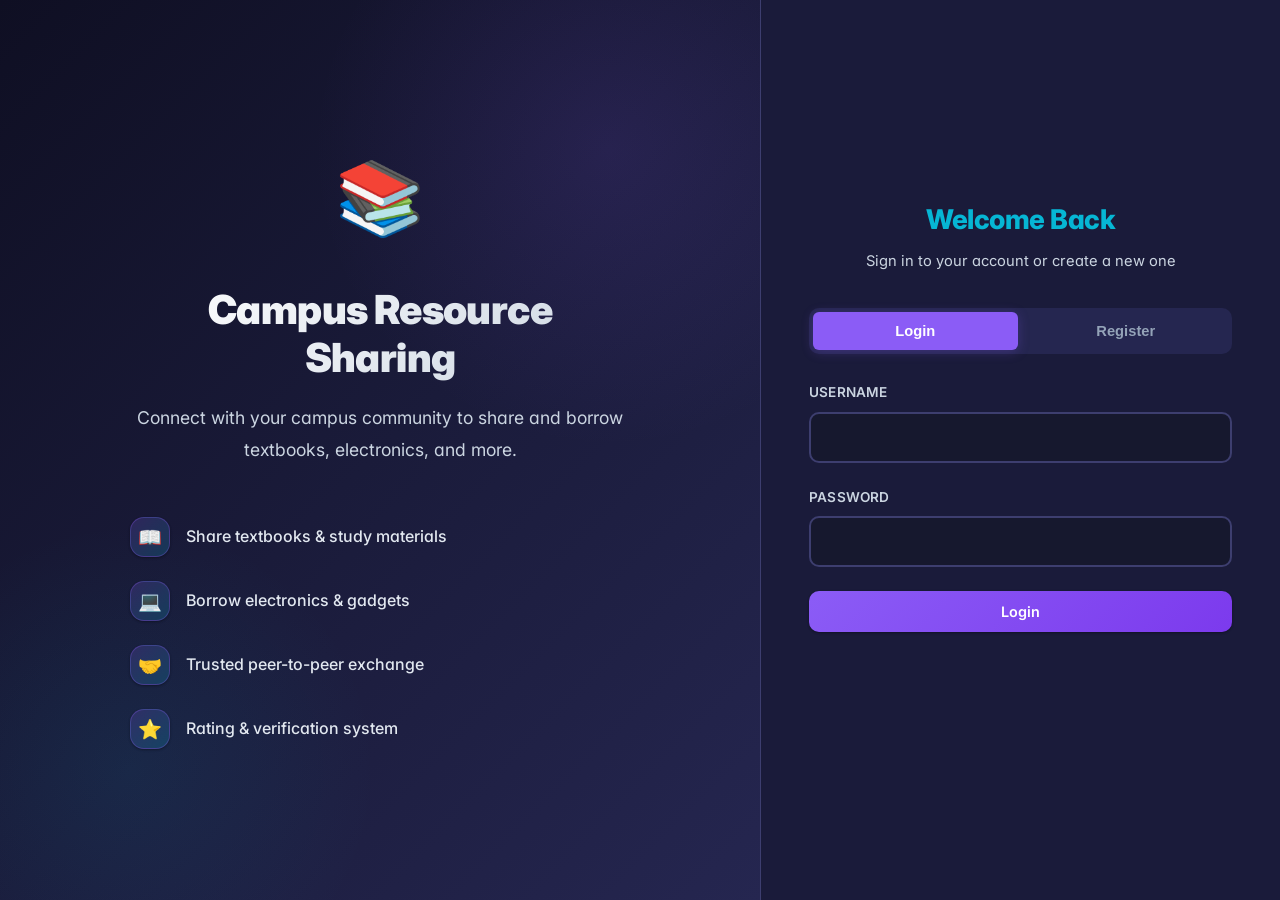
<file: frontend/index.html>
<!DOCTYPE html>
<html lang="en">
<head>
    <meta charset="UTF-8">
    <meta name="viewport" content="width=device-width, initial-scale=1.0">
    <title>Campus Resource Sharing Platform</title>
    <link rel="preconnect" href="https://fonts.googleapis.com">
    <link rel="preconnect" href="https://fonts.gstatic.com" crossorigin>
    <link href="https://fonts.googleapis.com/css2?family=Inter:wght@400;500;600;700;800&display=swap" rel="stylesheet">
    <link rel="stylesheet" href="css/style.css?v=5">
</head>
<body>
    <div class="auth-container">
        <!-- Left Hero Panel -->
        <div class="auth-hero">
            <div class="auth-hero-content">
                <div class="auth-hero-icon">📚</div>
                <h2>Campus Resource Sharing</h2>
                <p>Connect with your campus community to share and borrow textbooks, electronics, and more.</p>
                <ul class="auth-hero-features">
                    <li><span class="feature-icon">📖</span> Share textbooks & study materials</li>
                    <li><span class="feature-icon">💻</span> Borrow electronics & gadgets</li>
                    <li><span class="feature-icon">🤝</span> Trusted peer-to-peer exchange</li>
                    <li><span class="feature-icon">⭐</span> Rating & verification system</li>
                </ul>
            </div>
        </div>

        <!-- Right Auth Form Panel -->
        <div class="auth-box">
            <h1 class="logo" id="authTitle">Welcome Back</h1>
            <p class="subtitle" id="authSubtitle">Sign in to your account or create a new one</p>
                
                <div class="auth-tabs">
                    <button class="tab-btn active" onclick="showLogin()">Login</button>
                    <button class="tab-btn" onclick="showRegister()">Register</button>
                </div>
                
                <div class="auth-form-area">
                <!-- Login Form -->
                <div id="loginForm" class="auth-form active">
                    <form onsubmit="handleLogin(event)">
                        <div class="form-group">
                            <label for="loginUsername">Username</label>
                            <input type="text" id="loginUsername" required>
                        </div>
                        <div class="form-group">
                            <label for="loginPassword">Password</label>
                            <input type="password" id="loginPassword" required>
                        </div>
                        <button type="submit" class="btn btn-primary">Login</button>
                    </form>
                </div>
                
                <!-- Register Form -->
                <div id="registerForm" class="auth-form">
                    <form onsubmit="handleRegister(event)">
                        <div class="form-group">
                            <label for="regUsername">Username</label>
                            <input type="text" id="regUsername" required>
                        </div>
                        <div class="form-group">
                            <label for="regEmail">Email</label>
                            <input type="email" id="regEmail" required>
                        </div>
                        <div class="form-group">
                            <label for="regPassword">Password</label>
                            <input type="password" id="regPassword" required minlength="6">
                        </div>
                        <div class="form-group">
                            <label for="regFullName">Full Name</label>
                            <input type="text" id="regFullName" required>
                        </div>
                        <div class="form-group">
                            <label for="regPhone">Phone (Optional)</label>
                            <input type="tel" id="regPhone">
                        </div>
                        <button type="submit" class="btn btn-primary">Register</button>
                    </form>
                </div>
                
                <!-- OTP Verification Form -->
                <div id="otpForm" class="auth-form">
                    <div class="otp-container">
                        <div class="otp-icon">📧</div>
                        <h3>Verify Your Email</h3>
                        <p class="otp-subtitle">We've sent a 6-digit OTP to <strong id="otpEmail"></strong></p>
                        <form onsubmit="handleVerifyOtp(event)">
                            <div class="form-group">
                                <label for="otpInput">Enter OTP</label>
                                <input type="text" id="otpInput" maxlength="6" pattern="[0-9]{6}" 
                                       placeholder="000000" required autocomplete="one-time-code"
                                       class="otp-input">
                            </div>
                            <button type="submit" class="btn btn-primary">Verify & Complete Registration</button>
                        </form>
                        <div class="otp-actions">
                            <button class="btn-link" onclick="handleResendOtp()" id="resendOtpBtn">Resend OTP</button>
                            <span class="otp-timer" id="otpTimer"></span>
                        </div>
                        <button class="btn-link back-link" onclick="showRegister()">← Back to Register</button>
                    </div>
                </div>
                </div>
                
                <div id="message" class="message"></div>
            </div>
        </div>
    
    <script src="js/app.js"></script>
</body>
</html>
</file>
<file: frontend/css/style.css>
/* ---------- CSS Variables ---------- */
:root {
    /* Primary Colors - Modern Purple Gradient */
    --primary: #8b5cf6;
    --primary-dark: #7c3aed;
    --primary-light: rgba(139, 92, 246, 0.12);
    --primary-glow: rgba(139, 92, 246, 0.25);
    --primary-ultra-light: rgba(139, 92, 246, 0.05);
    
    /* Accent Colors - Modern Cyan */
    --accent: #06b6d4;
    --accent-dark: #0891b2;
    --accent-glow: rgba(6, 182, 212, 0.18);
    --accent-light: rgba(6, 182, 212, 0.08);
    
    /* Rose Accent for badges */
    --accent-rose: #f43f5e;
    --accent-rose-glow: rgba(244, 63, 94, 0.18);
    --accent-rose-light: rgba(244, 63, 94, 0.08);

    /* Layered Dark Theme */
    --bg-body: #0f0f23;
    --bg-surface: #1a1b3a;
    --bg-elevated: #252650;
    --bg-input: #16182e;
    --bg-hover: #2d2e5f;
    --bg-active: #353673;

    /* Text Hierarchy */
    --text: #f8fafc;
    --text-secondary: #cbd5e1;
    --text-muted: #94a3b8;
    --text-heading: #ffffff;
    --text-dim: #64748b;

    /* Enhanced Borders */
    --border: #3d3e6f;
    --border-light: #2d2e5f;
    --border-focus: #8b5cf6;
    --border-hover: #4d4e8f;

    /* Status Colors */
    --success: #10b981;
    --success-dark: #059669;
    --success-light: rgba(16, 185, 129, 0.12);
    --danger: #ef4444;
    --danger-dark: #dc2626;
    --danger-light: rgba(239, 68, 68, 0.12);
    --warning: #f59e0b;
    --warning-light: rgba(245, 158, 11, 0.12);
    --info: #3b82f6;
    --info-light: rgba(59, 130, 246, 0.12);

    /* Modern Shadows with layered opacity */
    --shadow-sm: 0 1px 3px rgba(0, 0, 0, 0.12), 0 1px 2px rgba(0, 0, 0, 0.24);
    --shadow-md: 0 4px 6px rgba(0, 0, 0, 0.15), 0 2px 4px rgba(0, 0, 0, 0.12);
    --shadow-lg: 0 10px 25px rgba(0, 0, 0, 0.2), 0 6px 10px rgba(0, 0, 0, 0.15);
    --shadow-xl: 0 20px 40px rgba(0, 0, 0, 0.25), 0 10px 20px rgba(0, 0, 0, 0.2);
    --shadow-glow: 0 0 20px var(--primary-glow);

    /* Enhanced Border Radius */
    --radius-xs: 4px;
    --radius-sm: 6px;
    --radius-md: 10px;
    --radius-lg: 14px;
    --radius-xl: 18px;
    --radius-2xl: 24px;
    --radius-full: 50px;
    
    /* Smooth Transitions */
    --transition: 0.2s cubic-bezier(0.4, 0, 0.2, 1);
    --transition-slow: 0.3s cubic-bezier(0.4, 0, 0.2, 1);
    --transition-fast: 0.15s cubic-bezier(0.4, 0, 0.2, 1);
}

/* ---------- Global Reset ---------- */
* {
    margin: 0;
    padding: 0;
    box-sizing: border-box;
}

body {
    font-family: 'Inter', 'Segoe UI', system-ui, -apple-system, sans-serif;
    background: var(--bg-body);
    min-height: 100vh;
    color: var(--text);
    line-height: 1.6;
    -webkit-font-smoothing: antialiased;
    -moz-osx-font-smoothing: grayscale;
    font-feature-settings: 'cv02', 'cv03', 'cv04', 'cv11';
}

.container {
    max-width: 1400px;
    margin: 0 auto;
    padding: 32px 24px;
    width: 100%;
    box-sizing: border-box;
    overflow-x: hidden;
    overflow-y: auto;
}

/* ---------- Navigation ---------- */
.navbar {
    background: var(--bg-surface);
    padding: 0;
    margin-bottom: 0;
    border-bottom: 1px solid var(--border);
    position: sticky;
    top: 0;
    z-index: 100;
    backdrop-filter: blur(12px);
    -webkit-backdrop-filter: blur(12px);
    box-shadow: var(--shadow-sm);
}

.nav-container {
    max-width: 1400px;
    margin: 0 auto;
    padding: 16px 24px;
    display: flex;
    justify-content: space-between;
    align-items: center;
}

.nav-logo {
    font-size: 1.8rem;
    font-weight: 900;
    color: var(--text-heading);
    letter-spacing: -0.5px;
    background: linear-gradient(135deg, var(--primary) 0%, var(--accent) 100%);
    -webkit-background-clip: text;
    -webkit-text-fill-color: transparent;
    background-clip: text;
    transition: var(--transition);
    text-shadow: 0 0 30px var(--primary-glow);
    position: relative;
}

.nav-logo::before {
    content: '📚';
    margin-right: 12px;
    font-size: 1.6rem;
    -webkit-text-fill-color: initial;
    background: none;
}

.nav-user {
    display: flex;
    align-items: center;
    gap: 12px;
    color: var(--text-secondary);
    font-size: 0.9rem;
    font-weight: 500;
}

/* ---------- Auth Container (Login/Register Page) ---------- */
.auth-container {
    display: flex;
    justify-content: center;
    align-items: stretch;
    min-height: 100vh;
    padding: 0;
    background: var(--bg-body);
}

.auth-box {
    background: var(--bg-surface);
    border-radius: 0;
    padding: 60px 48px;
    box-shadow: none;
    width: 100%;
    max-width: 520px;
    border: none;
    border-left: 1px solid var(--border);
    display: flex;
    flex-direction: column;
    justify-content: center;
}

.logo {
    text-align: center;
    color: var(--accent);
    margin-bottom: 8px;
    font-size: 1.7rem;
    font-weight: 800;
    letter-spacing: -0.5px;
}

.subtitle {
    text-align: center;
    color: var(--text-secondary);
    margin-bottom: 36px;
    font-size: 0.92rem;
    line-height: 1.5;
}

/* ---------- Auth Tabs ---------- */
.auth-tabs {
    display: flex;
    gap: 6px;
    margin-bottom: 28px;
    background: var(--bg-elevated);
    padding: 4px;
    border-radius: var(--radius-md);
}

.tab-btn {
    flex: 1;
    padding: 11px 16px;
    border: none;
    background: transparent;
    border-radius: var(--radius-sm);
    cursor: pointer;
    font-size: 0.92rem;
    font-weight: 600;
    color: var(--text-muted);
    transition: var(--transition);
}

.tab-btn:hover {
    color: var(--text);
    background: rgba(255, 255, 255, 0.04);
}

.tab-btn.active {
    background: var(--primary);
    color: #ffffff;
    box-shadow: 0 2px 12px var(--primary-glow);
}

.auth-form {
    display: none;
}

.auth-form.active {
    display: block;
}

/* ---------- Forms ---------- */
.form-group {
    margin-bottom: 24px;
}

.form-group label {
    display: block;
    margin-bottom: 8px;
    color: var(--text-secondary);
    font-weight: 600;
    font-size: 0.85rem;
    letter-spacing: 0.2px;
    text-transform: uppercase;
}

.form-group input,
.form-group select,
.form-group textarea {
    width: 100%;
    padding: 14px 16px;
    border: 2px solid var(--border);
    border-radius: var(--radius-md);
    font-size: 0.95rem;
    font-family: inherit;
    color: var(--text);
    background: var(--bg-input);
    transition: var(--transition);
    outline: none;
    font-weight: 500;
}

.form-group input::placeholder,
.form-group textarea::placeholder {
    color: var(--text-dim);
    font-weight: 400;
}

.form-group select option {
    background: var(--bg-surface);
    color: var(--text);
}

.form-group input:focus,
.form-group select:focus,
.form-group textarea:focus {
    border-color: var(--border-focus);
    box-shadow: 0 0 0 4px var(--primary-ultra-light), var(--shadow-sm);
    transform: translateY(-1px);
}

.form-group input:hover,
.form-group select:hover,
.form-group textarea:hover {
    border-color: var(--border-hover);
    background: var(--bg-hover);
}

/* ---------- Buttons ---------- */
.btn {
    padding: 12px 24px;
    border: none;
    border-radius: var(--radius-md);
    font-size: 0.9rem;
    font-weight: 600;
    font-family: inherit;
    cursor: pointer;
    transition: var(--transition);
    letter-spacing: 0.1px;
    display: inline-flex;
    align-items: center;
    justify-content: center;
    gap: 8px;
    position: relative;
    overflow: hidden;
}

.btn::before {
    content: '';
    position: absolute;
    top: 0;
    left: -100%;
    width: 100%;
    height: 100%;
    background: linear-gradient(90deg, transparent, rgba(255, 255, 255, 0.1), transparent);
    transition: var(--transition-slow);
}

.btn:hover::before {
    left: 100%;
}

.btn-primary {
    background: linear-gradient(135deg, var(--primary) 0%, var(--primary-dark) 100%);
    color: #ffffff;
    width: 100%;
    box-shadow: var(--shadow-sm);
}

.btn-primary:hover {
    transform: translateY(-2px);
    box-shadow: var(--shadow-glow), var(--shadow-md);
    background: linear-gradient(135deg, var(--primary-dark) 0%, var(--primary) 100%);
}

.btn-primary:active {
    transform: translateY(0);
    box-shadow: var(--shadow-sm);
}

.btn-secondary {
    background: var(--bg-elevated);
    color: var(--text-secondary);
    border: 2px solid var(--border);
    box-shadow: var(--shadow-sm);
}

.btn-secondary:hover {
    background: var(--bg-hover);
    color: var(--text);
    border-color: var(--border-hover);
    transform: translateY(-1px);
    box-shadow: var(--shadow-md);
}

.btn-success {
    background: linear-gradient(135deg, var(--success) 0%, var(--success-dark) 100%);
    color: #ffffff;
    box-shadow: var(--shadow-sm);
}

.btn-success:hover {
    transform: translateY(-2px);
    box-shadow: 0 6px 20px rgba(16, 185, 129, 0.3), var(--shadow-md);
}

.btn-danger {
    background: linear-gradient(135deg, var(--danger) 0%, var(--danger-dark) 100%);
    color: #ffffff;
    box-shadow: var(--shadow-sm);
}

.btn-danger:hover {
    transform: translateY(-2px);
    box-shadow: 0 6px 20px rgba(239, 68, 68, 0.3), var(--shadow-md);
}

.btn-warning {
    background: var(--bg-elevated);
    color: var(--warning);
    border: 2px solid var(--warning);
    box-shadow: var(--shadow-sm);
}

.btn-warning:hover {
    background: var(--warning-light);
    transform: translateY(-1px);
    box-shadow: 0 4px 16px rgba(245, 158, 11, 0.2), var(--shadow-md);
}

/* ---------- Dashboard Header ---------- */
.dashboard-header {
    display: flex;
    justify-content: space-between;
    align-items: center;
    margin-bottom: 32px;
    background: var(--bg-surface);
    padding: 28px 32px;
    border-radius: var(--radius-xl);
    border: 1px solid var(--border);
    box-shadow: var(--shadow-md);
    backdrop-filter: blur(8px);
    -webkit-backdrop-filter: blur(8px);
}

.dashboard-header h2 {
    color: var(--text-heading);
    font-size: 1.5rem;
    font-weight: 800;
    letter-spacing: -0.5px;
    margin: 0;
}

.dashboard-header .btn-primary {
    width: auto;
    padding: 12px 28px;
    border-radius: var(--radius-full);
    font-size: 0.85rem;
    font-weight: 700;
}

/* ---------- Filter Section ---------- */
.filter-section {
    background: var(--bg-surface);
    padding: 20px 28px;
    border-radius: var(--radius-lg);
    margin-bottom: 32px;
    border: 1px solid var(--border);
    display: flex;
    align-items: center;
    gap: 16px;
    box-shadow: var(--shadow-sm);
}

.filter-section label {
    font-weight: 700;
    font-size: 0.9rem;
    color: var(--text-secondary);
    white-space: nowrap;
    letter-spacing: 0.2px;
}

.filter-section select {
    padding: 10px 16px;
    border: 2px solid var(--border);
    border-radius: var(--radius-md);
    font-size: 0.9rem;
    font-family: inherit;
    color: var(--text);
    background: var(--bg-input);
    cursor: pointer;
    transition: var(--transition);
    font-weight: 500;
    min-width: 200px;
}

.filter-section select:focus {
    border-color: var(--border-focus);
    outline: none;
    box-shadow: 0 0 0 4px var(--primary-ultra-light), var(--shadow-sm);
    transform: translateY(-1px);
}

.filter-section select:hover {
    border-color: var(--border-hover);
    background: var(--bg-hover);
}

/* ---------- Resources Grid ---------- */
.resources-grid {
    display: grid;
    grid-template-columns: repeat(auto-fill, minmax(320px, 1fr));
    gap: 24px;
    margin-bottom: 40px;
    width: 100%;
    box-sizing: border-box;
    overflow: hidden;
}

.resource-card {
    background: var(--bg-surface);
    border-radius: var(--radius-xl);
    padding: 28px;
    border: 2px solid var(--border);
    transition: var(--transition-slow);
    position: relative;
    overflow: hidden;
    box-shadow: var(--shadow-md);
}

.resource-card::before {
    content: '';
    position: absolute;
    top: 0;
    left: 0;
    right: 0;
    height: 4px;
    background: linear-gradient(90deg, var(--primary), var(--accent));
    opacity: 0;
    transition: var(--transition-slow);
}

.resource-card::after {
    content: '';
    position: absolute;
    top: 0;
    left: 0;
    right: 0;
    bottom: 0;
    background: linear-gradient(135deg, var(--primary-ultra-light) 0%, transparent 70%);
    opacity: 0;
    transition: var(--transition-slow);
    pointer-events: none;
}

.resource-card:hover {
    transform: translateY(-4px);
    box-shadow: var(--shadow-xl);
    border-color: var(--primary);
}

.resource-card:hover::before {
    opacity: 1;
}

.resource-card:hover::after {
    opacity: 0.5;
}

.resource-card h3 {
    color: var(--text-heading);
    margin-bottom: 16px;
    font-size: 1.2rem;
    font-weight: 800;
    letter-spacing: -0.3px;
    line-height: 1.3;
}

.resource-card .category {
    display: inline-block;
    background: var(--primary-light);
    color: var(--primary);
    padding: 6px 16px;
    border-radius: var(--radius-full);
    font-size: 0.75rem;
    font-weight: 700;
    margin-bottom: 16px;
    letter-spacing: 0.5px;
    text-transform: uppercase;
    border: 1px solid var(--primary);
}

.resource-card .condition {
    color: var(--text-secondary);
    font-size: 0.9rem;
    margin-bottom: 12px;
    font-weight: 600;
    display: flex;
    align-items: center;
    gap: 6px;
}

.resource-card .condition::before {
    content: '●';
    color: var(--accent);
    font-size: 0.8rem;
}

.resource-card .description {
    color: var(--text-secondary);
    margin-bottom: 20px;
    line-height: 1.7;
    font-size: 0.95rem;
    font-weight: 400;
}

.resource-card .owner {
    color: var(--text-muted);
    font-size: 0.85rem;
    margin-bottom: 20px;
    padding-top: 16px;
    border-top: 1px solid var(--border-light);
    font-weight: 500;
}

.resource-card .actions {
    display: flex;
    gap: 12px;
    flex-wrap: wrap;
    align-items: flex-start;
    justify-content: flex-start;
    width: 100%;
    box-sizing: border-box;
    margin-top: auto;
}

.resource-card .btn {
    flex: 1;
    min-width: 0;
    padding: 10px 18px;
    font-size: 0.85rem;
    border-radius: var(--radius-md);
    font-weight: 700;
    white-space: nowrap;
    overflow: hidden;
    text-overflow: ellipsis;
    box-sizing: border-box;
}

/* ---------- Tabs Section ---------- */
.tabs-section {
    background: var(--bg-surface);
    border-radius: var(--radius-xl);
    padding: 32px;
    border: 1px solid var(--border);
    box-shadow: var(--shadow-md);
}

.tabs {
    display: flex;
    gap: 2px;
    margin-bottom: 32px;
    border-bottom: 2px solid var(--border-light);
    padding-bottom: 0;
    background: var(--bg-body);
    border-radius: var(--radius-lg);
    padding: 4px;
    flex-wrap: wrap;
    overflow: hidden;
}

.tabs .tab-btn {
    padding: 14px 24px;
    background: transparent;
    border: none;
    border-radius: var(--radius-md);
    cursor: pointer;
    font-size: 0.9rem;
    font-weight: 700;
    color: var(--text-muted);
    transition: var(--transition);
    position: relative;
    bottom: 0;
    letter-spacing: 0.2px;
    flex: 1;
    text-align: center;
    min-width: 0;
    white-space: nowrap;
    overflow: hidden;
    text-overflow: ellipsis;
    box-sizing: border-box;
}

.tabs .tab-btn:hover {
    color: var(--text-secondary);
    background: var(--bg-hover);
}

.tabs .tab-btn.active {
    color: var(--text-heading);
    background: var(--bg-surface);
    border-bottom: none;
    box-shadow: var(--shadow-sm);
}

.tab-content {
    display: none;
    animation: fadeIn 0.3s ease-out;
}

.tab-content.active {
    display: block;
}

.tab-content h3 {
    margin-bottom: 24px;
    color: var(--text-heading);
    font-size: 1.2rem;
    font-weight: 800;
    letter-spacing: -0.3px;
}

/* ---------- Requests List ---------- */
.requests-list {
    display: flex;
    flex-direction: column;
    gap: 20px;
}

.request-item {
    background: var(--bg-elevated);
    border-radius: var(--radius-lg);
    padding: 28px;
    border-left: 4px solid var(--primary);
    transition: var(--transition-slow);
    box-shadow: var(--shadow-sm);
    position: relative;
    overflow: hidden;
}

.request-item::after {
    content: '';
    position: absolute;
    top: 0;
    left: 0;
    right: 0;
    bottom: 0;
    background: linear-gradient(135deg, var(--primary-ultra-light) 0%, transparent 70%);
    opacity: 0;
    transition: var(--transition-slow);
    pointer-events: none;
}

.request-item:hover {
    box-shadow: var(--shadow-lg);
    transform: translateY(-2px);
}

.request-item:hover::after {
    opacity: 0.3;
}

.request-item .request-header {
    display: flex;
    align-items: center;
    gap: 16px;
    margin-bottom: 20px;
    flex-wrap: wrap;
    justify-content: flex-start;
    width: 100%;
    box-sizing: border-box;
}

.request-item .request-header h4 {
    color: var(--text-heading);
    font-size: 1.1rem;
    font-weight: 800;
    margin: 0;
    letter-spacing: -0.2px;
}

.request-item h4 {
    color: var(--text-heading);
    margin-bottom: 12px;
    font-size: 1.1rem;
    font-weight: 800;
    letter-spacing: -0.2px;
}

.request-item .status {
    display: inline-block;
    padding: 6px 16px;
    border-radius: var(--radius-full);
    font-size: 0.75rem;
    font-weight: 700;
    text-transform: uppercase;
    letter-spacing: 0.5px;
    flex-shrink: 0;
    border: 1px solid;
    white-space: nowrap;
    overflow: hidden;
    text-overflow: ellipsis;
}

.request-item .status.pending {
    background: var(--warning-light);
    color: var(--warning);
    border-color: var(--warning);
}

.request-item .status.approved {
    background: var(--success-light);
    color: var(--success);
    border-color: var(--success);
}

.request-item .status.rejected {
    background: var(--danger-light);
    color: var(--danger);
    border-color: var(--danger);
}

.request-item .status.cancelled {
    background: var(--bg-body);
    color: var(--text-dim);
    border-color: var(--border);
}

.request-item .request-meta {
    background: var(--bg-body);
    border-radius: var(--radius-sm);
    padding: 14px 16px;
    margin-bottom: 16px;
    display: flex;
    flex-direction: column;
    gap: 8px;
}

.request-item .request-meta p {
    margin: 0;
    font-size: 0.88rem;
    color: var(--text-secondary);
    line-height: 1.5;
}

.request-item .request-meta p strong {
    color: var(--text-muted);
    font-size: 0.78rem;
    text-transform: uppercase;
    letter-spacing: 0.3px;
    margin-right: 6px;
}

.request-item .details {
    color: var(--text-secondary);
    margin-bottom: 16px;
    line-height: 1.7;
    font-size: 0.9rem;
}

.request-item .verification-status {
    margin-bottom: 14px;
}

.request-item .actions {
    display: flex;
    gap: 10px;
    flex-wrap: wrap;
    padding-top: 14px;
    border-top: 1px solid var(--border);
}

/* ---------- Modal ---------- */
.modal {
    display: none;
    position: fixed;
    z-index: 1000;
    left: 0;
    top: 0;
    width: 100%;
    height: 100%;
    background-color: rgba(15, 15, 35, 0.8);
    backdrop-filter: blur(12px);
    -webkit-backdrop-filter: blur(12px);
    animation: fadeIn 0.2s ease-out;
}

.modal.active {
    display: flex;
    justify-content: center;
    align-items: center;
}

.modal-content {
    background: var(--bg-surface);
    border-radius: var(--radius-2xl);
    padding: 40px;
    width: 90%;
    max-width: 540px;
    max-height: calc(100vh - 48px);
    overflow-y: auto;
    -webkit-overflow-scrolling: touch;
    position: relative;
    animation: slideUp 0.3s cubic-bezier(0.16, 1, 0.3, 1);
    border: 1px solid var(--border);
    box-shadow: var(--shadow-xl);
}

.modal-content::-webkit-scrollbar {
    width: 8px;
}

.modal-content::-webkit-scrollbar-track {
    background: transparent;
}

.modal-content::-webkit-scrollbar-thumb {
    background: var(--border);
    border-radius: 4px;
}

.modal-content::-webkit-scrollbar-thumb:hover {
    background: var(--text-dim);
}

@keyframes fadeIn {
    from { opacity: 0; }
    to { opacity: 1; }
}

@keyframes slideUp {
    from {
        transform: translateY(32px) scale(0.95);
        opacity: 0;
    }
    to {
        transform: translateY(0) scale(1);
        opacity: 1;
    }
}

.close {
    position: absolute;
    right: 20px;
    top: 20px;
    font-size: 24px;
    font-weight: 600;
    color: var(--text-dim);
    cursor: pointer;
    transition: var(--transition);
    width: 40px;
    height: 40px;
    display: flex;
    align-items: center;
    justify-content: center;
    border-radius: 50%;
    line-height: 1;
    background: var(--bg-body);
    border: 1px solid var(--border);
}

.close:hover {
    color: var(--danger);
    background: var(--danger-light);
    border-color: var(--danger);
    transform: scale(1.1);
}

.modal-content h2 {
    margin-bottom: 28px;
    color: var(--text-heading);
    font-size: 1.4rem;
    font-weight: 800;
    letter-spacing: -0.4px;
    padding-right: 50px;
}

/* ---------- Toast Message ---------- */
.message {
    position: fixed;
    top: 32px;
    right: 32px;
    padding: 16px 24px;
    border-radius: var(--radius-lg);
    box-shadow: var(--shadow-xl);
    z-index: 2000;
    display: none;
    animation: slideInRight 0.35s cubic-bezier(0.16, 1, 0.3, 1);
    font-weight: 700;
    font-size: 0.9rem;
    max-width: 400px;
    backdrop-filter: blur(8px);
    -webkit-backdrop-filter: blur(8px);
    border: 1px solid;
}

@keyframes slideInRight {
    from {
        transform: translateX(120%);
        opacity: 0;
    }
    to {
        transform: translateX(0);
        opacity: 1;
    }
}

.message.show {
    display: block;
}

.message.success {
    background: var(--success-light);
    color: var(--success);
    border-color: var(--success);
    border-left: 4px solid var(--success);
}

.message.error {
    background: var(--danger-light);
    color: var(--danger);
    border-color: var(--danger);
    border-left: 4px solid var(--danger);
}

.message.info {
    background: var(--info-light);
    color: var(--info);
    border-color: var(--info);
    border-left: 4px solid var(--info);
}

/* ---------- Chat Styles ---------- */
.chat-modal-content {
    max-width: 600px;
    height: 80vh;
    display: flex;
    flex-direction: column;
}

.chat-messages {
    flex: 1;
    overflow-y: auto;
    padding: 20px;
    background: var(--bg-body);
    border-radius: var(--radius-md);
    margin-bottom: 16px;
    display: flex;
    flex-direction: column;
    gap: 12px;
    border: 1px solid var(--border);
}

.chat-message {
    padding: 12px 16px;
    border-radius: var(--radius-md);
    max-width: 72%;
    word-wrap: break-word;
    font-size: 0.9rem;
}

.chat-message.own {
    align-self: flex-end;
    background: var(--primary);
    color: #ffffff;
    border-bottom-right-radius: 4px;
}

.chat-message.other {
    align-self: flex-start;
    background: var(--bg-elevated);
    color: var(--text);
    border-bottom-left-radius: 4px;
    border: 1px solid var(--border);
}

.message-header {
    display: flex;
    justify-content: space-between;
    align-items: center;
    margin-bottom: 4px;
    font-size: 0.8rem;
}

.message-header strong {
    font-weight: 700;
}

.message-time {
    font-size: 0.72rem;
    opacity: 0.6;
}

.message-content {
    line-height: 1.5;
}

.chat-input-container {
    display: flex;
    gap: 10px;
}

.chat-input-container input {
    flex: 1;
    padding: 12px 16px;
    border: 1px solid var(--border);
    border-radius: var(--radius-sm);
    font-size: 0.95rem;
    font-family: inherit;
    color: var(--text);
    background: var(--bg-input);
    transition: var(--transition);
}

.chat-input-container input:focus {
    outline: none;
    border-color: var(--primary);
    box-shadow: 0 0 0 3px var(--primary-glow);
}

.chat-input-container button {
    padding: 12px 24px;
    width: auto;
    border-radius: var(--radius-sm);
}

/* ---------- Transaction Fields ---------- */
.transaction-fields {
    background: var(--bg-elevated);
    padding: 16px;
    border-radius: var(--radius-md);
    margin: 12px 0;
    border-left: 3px solid var(--primary);
}

.transaction-info {
    margin: 10px 0;
    padding: 10px 14px;
    background: var(--primary-light);
    border-radius: var(--radius-sm);
    font-size: 0.92rem;
    font-weight: 600;
}

/* ---------- Verification Status ---------- */
.verification-status {
    padding: 10px 14px;
    border-radius: var(--radius-sm);
    margin: 12px 0;
    font-weight: 600;
    font-size: 0.88rem;
}

.verification-status.verified {
    background: rgba(52, 211, 153, 0.1);
    color: var(--success);
    border: 1px solid rgba(52, 211, 153, 0.2);
}

.verification-status.pending {
    background: rgba(251, 191, 36, 0.1);
    color: var(--warning);
    border: 1px solid rgba(251, 191, 36, 0.2);
}

/* ---------- Profile Styles ---------- */
.profile-modal-content {
    max-width: 550px;
}

.profile-header {
    display: flex;
    align-items: center;
    gap: 20px;
    margin-bottom: 28px;
    padding-bottom: 24px;
    border-bottom: 1px solid var(--border);
}

.profile-avatar {
    width: 76px;
    height: 76px;
    border-radius: 50%;
    background: linear-gradient(135deg, var(--primary) 0%, var(--accent) 100%);
    color: #ffffff;
    display: flex;
    align-items: center;
    justify-content: center;
    font-size: 1.8rem;
    font-weight: 700;
    flex-shrink: 0;
    box-shadow: 0 4px 20px var(--primary-glow);
}

.profile-info h3 {
    margin: 0 0 4px 0;
    color: var(--text-heading);
    font-size: 1.2rem;
    font-weight: 700;
}

.profile-info p {
    margin: 0;
    color: var(--text-muted);
    font-size: 0.88rem;
}

.profile-rating {
    margin-top: 8px;
    font-size: 1.05rem;
    color: var(--warning);
}

.profile-rating .rating-text {
    color: var(--text-secondary);
    font-size: 0.85rem;
}

.profile-section {
    margin-top: 28px;
    padding-top: 22px;
    border-top: 1px solid var(--border);
}

.profile-section h4 {
    margin-bottom: 16px;
    color: var(--text-heading);
    font-weight: 700;
    font-size: 1rem;
}

.profile-details p {
    margin: 10px 0;
    color: var(--text-secondary);
    font-size: 0.92rem;
}

.profile-details strong {
    color: var(--text);
}

/* ---------- Rating Styles ---------- */
.ratings-list {
    display: flex;
    flex-direction: column;
    gap: 12px;
}

.rating-item {
    background: var(--bg-elevated);
    padding: 16px;
    border-radius: var(--radius-md);
    border-left: 3px solid var(--warning);
    transition: var(--transition);
}

.rating-item:hover {
    box-shadow: var(--shadow-sm);
}

.rating-header {
    display: flex;
    justify-content: space-between;
    align-items: center;
    margin-bottom: 8px;
}

.rating-stars {
    color: var(--warning);
    font-size: 1.05rem;
}

.rating-date {
    color: var(--text-muted);
    font-size: 0.8rem;
}

.rating-from {
    color: var(--text-secondary);
    font-size: 0.88rem;
    margin: 4px 0;
    font-weight: 500;
}

.rating-comment {
    color: var(--text);
    font-style: italic;
    margin: 8px 0;
    padding: 10px 14px;
    background: var(--bg-body);
    border-radius: var(--radius-sm);
    border: 1px solid var(--border);
    font-size: 0.9rem;
}

.rating-resource {
    color: var(--text-muted);
    font-size: 0.78rem;
    margin-top: 6px;
}

/* ---------- Star Rating Input ---------- */
.star-rating {
    display: flex;
    gap: 6px;
    font-size: 2rem;
    margin: 10px 0;
}

.star-rating .star {
    cursor: pointer;
    color: var(--border);
    transition: color 0.15s, transform 0.15s;
}

.star-rating .star:hover,
.star-rating .star.hover {
    color: #fbbf24;
    transform: scale(1.15);
}

.star-rating .star.active {
    color: var(--warning);
}

/* ---------- Owner Link ---------- */
.owner-link {
    color: var(--accent);
    text-decoration: none;
    font-weight: 600;
    transition: var(--transition);
}

.owner-link:hover {
    color: #67e8f9;
    text-decoration: underline;
}

.owner-rating {
    margin-left: 8px;
    color: var(--warning);
    font-weight: 600;
    font-size: 0.85rem;
}

/* ---------- User Rating Badge (Navbar) ---------- */
.user-rating-badge {
    background: var(--bg-elevated);
    color: var(--warning);
    padding: 5px 14px;
    border-radius: var(--radius-full);
    font-size: 0.82rem;
    font-weight: 700;
    border: 1px solid rgba(251, 191, 36, 0.3);
}

/* ---------- Chat Badge ---------- */
.chat-badge {
    display: inline-flex;
    align-items: center;
    justify-content: center;
    background: linear-gradient(135deg, var(--accent-rose) 0%, #e11d48 100%);
    color: #ffffff;
    font-size: 0.65rem;
    font-weight: 800;
    min-width: 18px;
    height: 18px;
    border-radius: 9px;
    padding: 0 5px;
    margin-left: 6px;
    line-height: 1;
    box-shadow: 0 2px 6px rgba(244, 63, 94, 0.4);
    animation: pulse 2s infinite;
    border: 1px solid rgba(255, 255, 255, 0.1);
    position: relative;
    top: -1px;
    flex-shrink: 0;
}

@keyframes pulse {
    0%, 100% {
        transform: scale(1);
        box-shadow: 0 2px 6px rgba(244, 63, 94, 0.4);
    }
    50% {
        transform: scale(1.05);
        box-shadow: 0 2px 8px rgba(244, 63, 94, 0.6);
    }
}

/* Enhanced chat button styling */
.btn[data-chat-request] {
    position: relative;
    transition: var(--transition-slow);
    display: inline-flex;
    align-items: center;
    gap: 6px;
    white-space: nowrap;
    overflow: visible;
}

.btn[data-chat-request]:hover {
    transform: translateY(-2px);
    box-shadow: var(--shadow-glow), var(--shadow-md);
}

/* Remove absolute positioning that was causing overflow */
.btn[data-chat-request] .chat-badge {
    position: relative;
    top: auto;
    right: auto;
    margin-left: 0;
    margin-right: 0;
    z-index: auto;
}

/* ---------- Tab Badge ---------- */
.tab-badge {
    display: none;
    align-items: center;
    justify-content: center;
    background: linear-gradient(135deg, var(--accent-rose) 0%, #e11d48 100%);
    color: #ffffff;
    font-size: 0.6rem;
    font-weight: 800;
    min-width: 18px;
    height: 18px;
    border-radius: 9px;
    padding: 0 5px;
    margin-left: 8px;
    line-height: 1;
    box-shadow: 0 2px 6px rgba(244, 63, 94, 0.4);
    animation: pulse 2s infinite;
    border: 1px solid rgba(255, 255, 255, 0.1);
}

.tab-badge.visible {
    display: inline-flex;
}

/* ---------- Logout Confirm Overlay ---------- */
.confirm-overlay {
    display: none;
    position: fixed;
    z-index: 3000;
    left: 0;
    top: 0;
    width: 100%;
    height: 100%;
    background: rgba(0, 0, 0, 0.7);
    backdrop-filter: blur(6px);
    -webkit-backdrop-filter: blur(6px);
    justify-content: center;
    align-items: center;
}

.confirm-overlay.active {
    display: flex;
}

.confirm-box {
    background: var(--bg-surface);
    border: 1px solid var(--border);
    border-radius: var(--radius-xl);
    padding: 36px;
    text-align: center;
    max-width: 380px;
    width: 90%;
    box-shadow: var(--shadow-xl);
    animation: slideUp 0.3s cubic-bezier(0.16, 1, 0.3, 1);
}

.confirm-box h3 {
    color: var(--text-heading);
    font-size: 1.15rem;
    margin-bottom: 10px;
}

.confirm-box p {
    color: var(--text-secondary);
    font-size: 0.9rem;
    margin-bottom: 24px;
}

.confirm-actions {
    display: flex;
    gap: 12px;
    justify-content: center;
}

.confirm-actions .btn {
    min-width: 110px;
}

/* ---------- OTP Verification ---------- */
.otp-container {
    text-align: center;
}

.otp-icon {
    font-size: 3rem;
    margin-bottom: 8px;
}

.otp-container h3 {
    color: var(--text-heading);
    margin-bottom: 8px;
    font-size: 1.35rem;
    font-weight: 700;
}

.otp-subtitle {
    color: var(--text-secondary);
    margin-bottom: 28px;
    font-size: 0.92rem;
}

.otp-input {
    text-align: center;
    font-size: 1.8rem !important;
    letter-spacing: 12px;
    font-weight: 700;
    padding: 14px !important;
}

.otp-input::placeholder {
    color: var(--text-muted);
    letter-spacing: 12px;
}

.otp-actions {
    display: flex;
    justify-content: center;
    align-items: center;
    gap: 14px;
    margin-top: 20px;
}

.otp-timer {
    color: var(--text-muted);
    font-size: 0.85rem;
    font-weight: 500;
}

.btn-link {
    background: none;
    border: none;
    color: var(--accent);
    cursor: pointer;
    font-size: 0.9rem;
    font-weight: 600;
    font-family: inherit;
    padding: 4px 2px;
    text-decoration: none;
    transition: var(--transition);
}

.btn-link:hover {
    color: #67e8f9;
    text-decoration: underline;
}

.btn-link:disabled {
    color: var(--text-muted);
    cursor: not-allowed;
    text-decoration: none;
}

.back-link {
    display: block;
    margin-top: 16px;
    text-decoration: none;
    font-size: 0.88rem;
}

.back-link:hover {
    text-decoration: underline;
}

/* ---------- Auth Form Stability (prevent layout shift on tab switch) ---------- */
.auth-form-area {
    min-height: 320px;
}

/* ---------- Auth Hero Panel (left side of login page) ---------- */
.auth-hero {
    flex: 1;
    background: linear-gradient(135deg, #0f0f23 0%, #1a1b3a 50%, #252650 100%);
    display: flex;
    flex-direction: column;
    justify-content: center;
    align-items: center;
    padding: 80px 60px;
    text-align: center;
    position: relative;
    overflow: hidden;
}

.auth-hero::before {
    content: '';
    position: absolute;
    width: 600px;
    height: 600px;
    border-radius: 50%;
    background: radial-gradient(circle, rgba(139, 92, 246, 0.12) 0%, transparent 70%);
    top: -150px;
    right: -150px;
    animation: float 6s ease-in-out infinite;
}

.auth-hero::after {
    content: '';
    position: absolute;
    width: 500px;
    height: 500px;
    border-radius: 50%;
    background: radial-gradient(circle, rgba(6, 182, 212, 0.08) 0%, transparent 70%);
    bottom: -120px;
    left: -120px;
    animation: float 8s ease-in-out infinite reverse;
}

@keyframes float {
    0%, 100% {
        transform: translateY(0px) scale(1);
    }
    50% {
        transform: translateY(-20px) scale(1.05);
    }
}

.auth-hero-content {
    position: relative;
    z-index: 1;
    max-width: 500px;
}

.auth-hero-icon {
    font-size: 4.5rem;
    margin-bottom: 32px;
    animation: pulse 3s ease-in-out infinite;
}

.auth-hero h2 {
    font-size: 2.5rem;
    font-weight: 900;
    color: #ffffff;
    margin-bottom: 20px;
    letter-spacing: -0.6px;
    line-height: 1.2;
    background: linear-gradient(135deg, #ffffff 0%, #cbd5e1 100%);
    -webkit-background-clip: text;
    -webkit-text-fill-color: transparent;
    background-clip: text;
}

.auth-hero p {
    font-size: 1.1rem;
    color: #cbd5e1;
    line-height: 1.8;
    margin-bottom: 40px;
    font-weight: 400;
}

.auth-hero-features {
    list-style: none;
    text-align: left;
    margin: 0;
    padding: 0;
}

.auth-hero-features li {
    color: #e2e8f0;
    font-size: 1rem;
    padding: 12px 0;
    display: flex;
    align-items: center;
    gap: 16px;
    font-weight: 500;
    transition: var(--transition);
}

.auth-hero-features li:hover {
    transform: translateX(8px);
    color: #ffffff;
}

.auth-hero-features li .feature-icon {
    width: 40px;
    height: 40px;
    border-radius: var(--radius-lg);
    background: linear-gradient(135deg, rgba(139, 92, 246, 0.2) 0%, rgba(6, 182, 212, 0.2) 100%);
    display: flex;
    align-items: center;
    justify-content: center;
    font-size: 1.2rem;
    flex-shrink: 0;
    border: 1px solid rgba(139, 92, 246, 0.3);
    box-shadow: var(--shadow-sm);
}

/* ---------- Responsive ---------- */
@media (max-width: 900px) {
    .auth-hero {
        display: none;
    }

    .auth-box {
        max-width: 100%;
        margin: 0;
        border-radius: 0;
        min-height: 100vh;
    }

    .container {
        padding: 20px 16px;
    }

    .resources-grid {
        grid-template-columns: repeat(auto-fill, minmax(280px, 1fr));
        gap: 16px;
    }

    .resource-card {
        padding: 20px;
    }

    .resource-card .actions {
        flex-direction: column;
        gap: 8px;
    }

    .resource-card .btn {
        flex: none;
        width: 100%;
        text-align: center;
    }

    .tabs {
        flex-direction: column;
        gap: 0;
    }

    .tabs .tab-btn {
        border-radius: 0;
        border-bottom: 1px solid var(--border-light);
    }

    .tabs .tab-btn.active {
        border-bottom-color: var(--primary);
    }

    .nav-container {
        flex-direction: column;
        gap: 16px;
        padding: 16px;
    }

    .nav-user {
        flex-direction: column;
        gap: 8px;
        align-items: stretch;
    }

    .nav-user .btn {
        width: 100%;
        text-align: center;
    }
}

@media (max-width: 600px) {
    .resources-grid {
        grid-template-columns: 1fr;
        gap: 12px;
    }

    .resource-card {
        padding: 16px;
    }

    .request-item {
        padding: 20px;
    }

    .request-item .request-header {
        flex-direction: column;
        align-items: flex-start;
        gap: 12px;
    }

    .modal-content {
        padding: 24px;
        margin: 16px;
        max-width: calc(100% - 32px);
    }

    .close {
        position: fixed;
        top: 16px;
        right: 16px;
        z-index: 1001;
    }

    .tabs-section {
        padding: 20px;
    }

    .filter-section {
        padding: 16px;
        margin-bottom: 20px;
    }

    .dashboard-header {
        padding: 20px;
        margin-bottom: 20px;
    }
}

@media (max-width: 768px) {
    .container {
        padding: 16px;
    }

    .resources-grid {
        grid-template-columns: 1fr;
    }

    .dashboard-header {
        flex-direction: column;
        gap: 14px;
        align-items: stretch;
        text-align: center;
        padding: 20px;
    }

    .dashboard-header .btn-primary {
        width: 100%;
    }

    .nav-container {
        flex-direction: column;
        gap: 12px;
        padding: 12px 16px;
    }

    .nav-user {
        flex-wrap: wrap;
        justify-content: center;
    }

    .tabs {
        flex-direction: column;
        gap: 0;
    }

    .tabs .tab-btn {
        border-bottom: none;
        border-left: 3px solid transparent;
        padding: 10px 16px;
        text-align: left;
    }

    .tabs .tab-btn.active {
        border-bottom: none;
        border-left-color: var(--accent);
        background: var(--primary-light);
    }

    .tabs-section {
        padding: 20px;
    }

    .filter-section {
        flex-direction: column;
        align-items: stretch;
    }

    .filter-section select {
        width: 100%;
    }

    .chat-modal-content {
        height: 90vh;
    }

    .chat-message {
        max-width: 85%;
    }

    .modal-content {
        padding: 24px;
        width: 95%;
        border-radius: var(--radius-lg);
    }

    .profile-header {
        flex-direction: column;
        text-align: center;
    }

    .star-rating {
        justify-content: center;
    }

    .request-item .actions {
        flex-direction: column;
    }

    .request-item .actions .btn {
        width: 100%;
    }
}

@media (max-width: 480px) {
    .nav-logo {
        font-size: 1.15rem;
    }

    .logo {
        font-size: 1.45rem;
    }

    .resource-card {
        padding: 18px;
    }

    .dashboard-header h2 {
        font-size: 1.2rem;
    }
}
</file>
